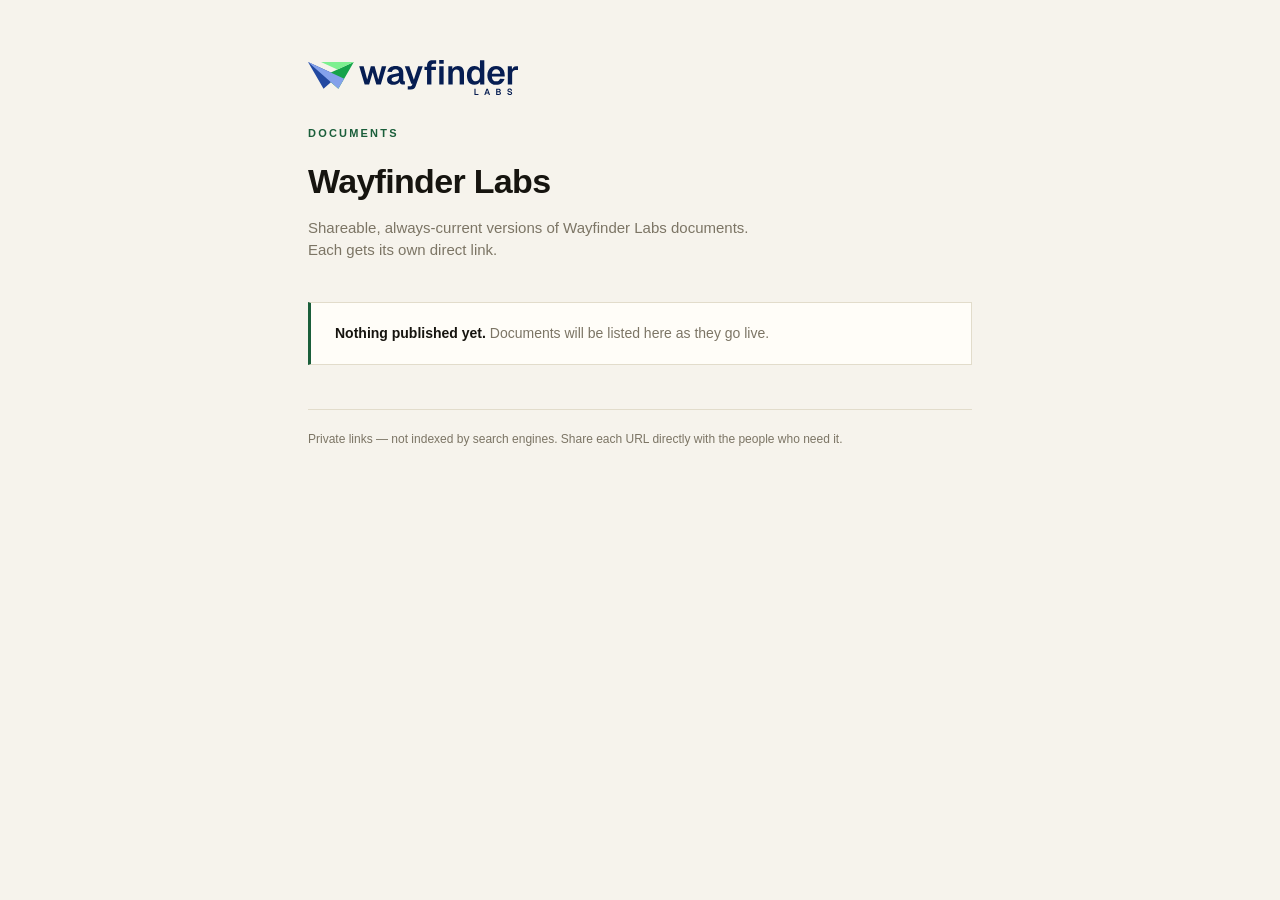
<file: index.html>
<!doctype html>
<html lang="en">
<head>
<meta charset="utf-8">
<meta name="viewport" content="width=device-width, initial-scale=1">
<meta name="robots" content="noindex, nofollow">
<title>Wayfinder Labs — Documents</title>
<style>
  :root{ --ink:#16140f; --paper:#f6f3ec; --card:#fffdf8; --line:#e2dccb; --muted:#7c7565; --green:#1a5e3a; --green-deep:#14492d; }
  *{ box-sizing:border-box; }
  body{ margin:0; background:var(--paper); color:var(--ink);
    font-family:"Inter",-apple-system,BlinkMacSystemFont,"Segoe UI",Roboto,Helvetica,Arial,sans-serif;
    line-height:1.5; -webkit-font-smoothing:antialiased; }
  .wrap{ max-width:720px; margin:0 auto; padding:60px 28px 80px; }
  .wf-logo{ width:210px; height:auto; display:block; margin-bottom:30px; }
  .kicker{ font-size:11px; font-weight:700; letter-spacing:0.2em; text-transform:uppercase; color:var(--green); margin-bottom:14px; }
  h1{ font-size:34px; font-weight:600; letter-spacing:-0.02em; margin:0 0 10px; }
  .lead{ font-size:15px; color:var(--muted); max-width:56ch; margin:0 0 40px; }
  .empty{ background:var(--card); border:1px solid var(--line); border-left:3px solid var(--green); padding:20px 24px; font-size:14px; color:var(--muted); }
  .empty b{ color:var(--ink); }
  .foot{ margin-top:44px; padding-top:20px; border-top:1px solid var(--line); font-size:12px; color:var(--muted); }
</style>
</head>
<body>
  <div class="wrap">
    <svg class="wf-logo" xmlns="http://www.w3.org/2000/svg" xml:space="preserve" version="1.1" style="shape-rendering:geometricPrecision; text-rendering:geometricPrecision; image-rendering:optimizeQuality; fill-rule:evenodd; clip-rule:evenodd"
viewBox="0 0 387.25 64.58"
 xmlns:xlink="http://www.w3.org/1999/xlink"
 xmlns:xodm="http://www.corel.com/coreldraw/odm/2003">
 <defs>
  <style type="text/css">
   <![CDATA[
    .fil1 {fill:#16A34A}
    .fil2 {fill:#2349A1}
    .fil4 {fill:#7DF090}
    .fil3 {fill:#84A1EB}
    .fil0 {fill:#061D52;fill-rule:nonzero}
   ]]>
  </style>
 </defs>
 <g id="Layer_x0020_1">
  <metadata id="CorelCorpID_0Corel-Layer"/>
  <g id="_1779365913520">
   <g>
    <path class="fil0" d="M104.48 45.04l-10.08 -33.45 8.21 0 6.51 24.36 6.7 -24.36 7.02 0 6.76 24.36 6.52 -24.36 8.2 0 -10.08 33.45 -8.27 0 -6.64 -22.43 -6.58 22.43 -8.27 0zm52.95 0.75c-3.51,0 -6.33,-0.81 -8.46,-2.41 -2.13,-1.61 -3.19,-3.86 -3.19,-6.74 0,-2.88 0.89,-5.13 2.69,-6.76 1.79,-1.63 4.53,-2.8 8.2,-3.51l11.09 -2.19c0,-2.38 -0.54,-4.17 -1.63,-5.36 -1.08,-1.19 -2.69,-1.78 -4.82,-1.78 -1.92,0 -3.44,0.45 -4.54,1.34 -1.11,0.9 -1.87,2.19 -2.29,3.86l-8.14 -0.38c0.67,-3.55 2.3,-6.27 4.88,-8.17 2.59,-1.9 5.95,-2.85 10.09,-2.85 4.76,0 8.36,1.2 10.8,3.6 2.45,2.4 3.67,5.83 3.67,10.3l0 12.15c0,0.88 0.15,1.48 0.47,1.82 0.31,0.33 0.78,0.5 1.41,0.5l1.06 0 0 5.83c-0.25,0.08 -0.66,0.14 -1.22,0.18 -0.56,0.04 -1.14,0.07 -1.72,0.07 -1.38,0 -2.61,-0.22 -3.7,-0.66 -1.08,-0.44 -1.92,-1.21 -2.5,-2.32 -0.59,-1.11 -0.88,-2.62 -0.88,-4.54l0.69 0.5c-0.33,1.46 -1.06,2.77 -2.16,3.92 -1.11,1.14 -2.5,2.03 -4.17,2.66 -1.67,0.62 -3.55,0.94 -5.63,0.94zm1.62 -5.83c1.8,0 3.34,-0.35 4.64,-1.06 1.29,-0.71 2.3,-1.69 3.01,-2.95 0.71,-1.25 1.06,-2.73 1.06,-4.44l0 -1.88 -8.64 1.75c-1.8,0.38 -3.08,0.93 -3.86,1.66 -0.77,0.73 -1.15,1.68 -1.15,2.85 0,1.29 0.42,2.3 1.28,3.01 0.86,0.71 2.08,1.06 3.66,1.06zm24.88 14.47l0 -6.2 4.26 0c1.09,0 1.89,-0.17 2.41,-0.5 0.53,-0.34 0.93,-0.9 1.23,-1.69l0.94 -2.32 -2.32 0 -11.97 -32.13 8.34 0 8.39 24.61 8.02 -24.61 8.33 0 -13.09 36.95c-0.76,2.09 -1.81,3.59 -3.17,4.51 -1.35,0.92 -3.24,1.38 -5.67,1.38l-5.7 0zm35.59 -9.39l0 -34.77c0,-3 0.85,-5.37 2.54,-7.11 1.69,-1.73 4.29,-2.6 7.8,-2.6l6.51 0 0 6.2 -5.01 0c-1.29,0 -2.24,0.34 -2.85,1.01 -0.6,0.66 -0.91,1.65 -0.91,2.94l0 34.33 -8.08 0zm-4.76 -26.37l0 -6.21 21.17 0 0 6.21 -21.17 0zm27.31 26.37l0 -33.45 8.02 0 0 33.45 -8.02 0zm-0.12 -37.9l0 -7.14 8.33 0 0 7.14 -8.33 0zm16.86 37.9l0 -33.45 7.27 0 0.31 9.39 -0.94 -0.37c0.33,-2.34 1.02,-4.22 2.07,-5.64 1.04,-1.42 2.31,-2.46 3.82,-3.13 1.5,-0.67 3.15,-1 4.95,-1 2.46,0 4.54,0.54 6.23,1.62 1.69,1.09 2.97,2.58 3.85,4.48 0.88,1.9 1.31,4.11 1.31,6.61l0 21.49 -8.01 0 0 -18.92c0,-1.88 -0.19,-3.47 -0.57,-4.76 -0.37,-1.3 -0.99,-2.29 -1.84,-2.98 -0.86,-0.68 -2,-1.03 -3.42,-1.03 -2.13,0 -3.83,0.75 -5.1,2.26 -1.28,1.5 -1.91,3.67 -1.91,6.51l0 18.92 -8.02 0zm48.12 0.75c-2.84,0 -5.3,-0.71 -7.36,-2.13 -2.07,-1.42 -3.67,-3.45 -4.79,-6.08 -1.13,-2.63 -1.7,-5.72 -1.7,-9.27 0,-3.55 0.57,-6.64 1.7,-9.27 1.12,-2.63 2.73,-4.65 4.82,-6.07 2.09,-1.42 4.53,-2.13 7.33,-2.13 2.34,0 4.39,0.48 6.17,1.44 1.77,0.96 3.12,2.31 4.04,4.07l0 -15.79 8.01 0 0 44.48 -7.64 0 -0.19 -4.95c-0.91,1.79 -2.29,3.19 -4.13,4.19 -1.84,1.01 -3.92,1.51 -6.26,1.51zm2.44 -6.52c1.67,0 3.08,-0.41 4.23,-1.25 1.15,-0.84 2.02,-2.08 2.63,-3.73 0.6,-1.65 0.91,-3.64 0.91,-5.98 0,-2.38 -0.31,-4.38 -0.91,-6.01 -0.61,-1.63 -1.48,-2.86 -2.63,-3.7 -1.15,-0.83 -2.56,-1.25 -4.23,-1.25 -2.42,0 -4.35,0.97 -5.79,2.91 -1.44,1.94 -2.16,4.63 -2.16,8.05 0,3.34 0.72,6 2.16,7.99 1.44,1.98 3.37,2.97 5.79,2.97zm37.78 6.52c-3.34,0 -6.24,-0.72 -8.7,-2.16 -2.47,-1.44 -4.37,-3.48 -5.7,-6.11 -1.34,-2.63 -2.01,-5.7 -2.01,-9.21 0,-3.51 0.67,-6.56 2.01,-9.17 1.33,-2.61 3.22,-4.65 5.67,-6.11 2.44,-1.46 5.29,-2.19 8.54,-2.19 3.18,0 5.97,0.71 8.37,2.13 2.4,1.42 4.25,3.46 5.54,6.13 1.29,2.68 1.94,5.89 1.94,9.65l0 1.82 -23.74 0c0.17,2.92 0.97,5.12 2.41,6.6 1.44,1.49 3.35,2.23 5.73,2.23 1.8,0 3.29,-0.41 4.48,-1.22 1.19,-0.82 2.02,-1.96 2.48,-3.42l8.2 0.5c-0.92,3.26 -2.72,5.83 -5.42,7.71 -2.69,1.88 -5.96,2.82 -9.8,2.82zm-8.08 -20.61l15.47 0c-0.16,-2.71 -0.94,-4.73 -2.31,-6.04 -1.38,-1.32 -3.14,-1.98 -5.27,-1.98 -2.13,0 -3.89,0.69 -5.29,2.07 -1.4,1.38 -2.26,3.36 -2.6,5.95zm29.39 19.86l0 -33.45 7.52 0 0.31 9.27 -0.69 -0.13c0.5,-3.21 1.45,-5.54 2.85,-6.98 1.4,-1.44 3.31,-2.16 5.73,-2.16l3.07 0 0 6.89 -3.13 0c-1.71,0 -3.13,0.25 -4.26,0.75 -1.13,0.5 -1.97,1.28 -2.53,2.35 -0.57,1.06 -0.85,2.45 -0.85,4.16l0 19.3 -8.02 0z"/>
    <path class="fil0" d="M306.93 64.33l0 -11.31 2.07 0 0 10.67 -1.13 -1.16 6.5 0 0 1.8 -7.44 0zm18.11 0l4.07 -11.31 2.54 0 4.07 11.31 -2.16 0 -0.94 -2.68 -4.48 0 -0.94 2.68 -2.16 0zm3.71 -4.45l3.26 0 -1.62 -4.77 -1.64 4.77zm18.23 4.45l0 -11.31 4.24 0c1.38,0 2.43,0.24 3.15,0.73 0.71,0.49 1.07,1.26 1.07,2.33 0,0.47 -0.1,0.89 -0.29,1.25 -0.2,0.35 -0.49,0.63 -0.86,0.83 -0.38,0.2 -0.84,0.32 -1.37,0.34l-0.01 -0.03c0.96,0.03 1.71,0.29 2.23,0.78 0.52,0.5 0.78,1.15 0.78,1.97 0,1.04 -0.36,1.82 -1.08,2.34 -0.71,0.51 -1.73,0.77 -3.05,0.77l-4.81 0zm2.07 -1.75l2.65 0c0.64,0 1.16,-0.14 1.53,-0.4 0.38,-0.27 0.57,-0.66 0.57,-1.18 0,-0.52 -0.19,-0.92 -0.56,-1.2 -0.37,-0.27 -0.88,-0.41 -1.54,-0.41l-2.65 0 0 3.19zm0 -4.82l2.11 0c0.68,0 1.21,-0.12 1.59,-0.38 0.38,-0.25 0.57,-0.62 0.57,-1.11 0,-0.51 -0.18,-0.89 -0.56,-1.13 -0.37,-0.25 -0.9,-0.37 -1.6,-0.37l-2.11 0 0 2.99zm23.18 6.82c-0.94,0 -1.74,-0.16 -2.42,-0.49 -0.68,-0.33 -1.22,-0.79 -1.6,-1.38 -0.39,-0.59 -0.62,-1.28 -0.68,-2.06l2.1 -0.13c0.06,0.49 0.2,0.9 0.42,1.24 0.22,0.34 0.51,0.6 0.88,0.78 0.36,0.17 0.81,0.26 1.33,0.26 0.44,0 0.82,-0.06 1.14,-0.17 0.31,-0.11 0.55,-0.27 0.71,-0.49 0.17,-0.22 0.25,-0.49 0.25,-0.81 0,-0.28 -0.07,-0.54 -0.21,-0.77 -0.13,-0.23 -0.4,-0.43 -0.79,-0.62 -0.39,-0.19 -0.98,-0.37 -1.75,-0.55 -0.94,-0.21 -1.69,-0.45 -2.25,-0.73 -0.56,-0.27 -0.97,-0.61 -1.23,-1.01 -0.25,-0.41 -0.38,-0.93 -0.38,-1.54 0,-0.66 0.17,-1.24 0.49,-1.75 0.33,-0.5 0.8,-0.89 1.41,-1.17 0.6,-0.29 1.33,-0.43 2.18,-0.43 0.9,0 1.67,0.17 2.29,0.49 0.63,0.32 1.12,0.77 1.48,1.33 0.36,0.56 0.59,1.21 0.67,1.94l-2.08 0.1c-0.06,-0.42 -0.18,-0.78 -0.38,-1.09 -0.19,-0.3 -0.46,-0.54 -0.79,-0.72 -0.34,-0.18 -0.75,-0.26 -1.22,-0.26 -0.6,0 -1.07,0.13 -1.41,0.4 -0.35,0.27 -0.52,0.63 -0.52,1.08 0,0.31 0.07,0.56 0.21,0.76 0.15,0.21 0.41,0.38 0.78,0.52 0.37,0.14 0.89,0.3 1.56,0.45 1.01,0.22 1.81,0.49 2.4,0.82 0.6,0.33 1.02,0.71 1.28,1.14 0.25,0.44 0.38,0.94 0.38,1.5 0,0.69 -0.18,1.29 -0.53,1.79 -0.35,0.51 -0.84,0.9 -1.48,1.17 -0.63,0.27 -1.38,0.4 -2.24,0.4z"/>
   </g>
   <g>
    <polygon class="fil1" points="71.75,25.62 84.47,3.57 54.24,17.53 42.24,23.07 42.24,40.96 55.91,53.05 "/>
    <polygon class="fil2" points="28.57,53.05 42.24,40.96 42.24,31.37 42.24,23.07 0,3.57 11.26,23.07 26.75,49.9 "/>
    <polygon class="fil3" points="66.7,34.36 54.86,28.9 0,3.57 55.91,53.05 "/>
    <polygon class="fil4" points="54.24,17.53 84.47,3.57 24,3.57 "/>
   </g>
  </g>
 </g>
</svg>
    <div class="kicker">Documents</div>
    <h1>Wayfinder Labs</h1>
    <p class="lead">Shareable, always-current versions of Wayfinder Labs documents. Each gets its own direct link.</p>
    <div class="empty"><b>Nothing published yet.</b> Documents will be listed here as they go live.</div>
    <div class="foot">Private links &mdash; not indexed by search engines. Share each URL directly with the people who need it.</div>
  </div>
</body>
</html>
</file>
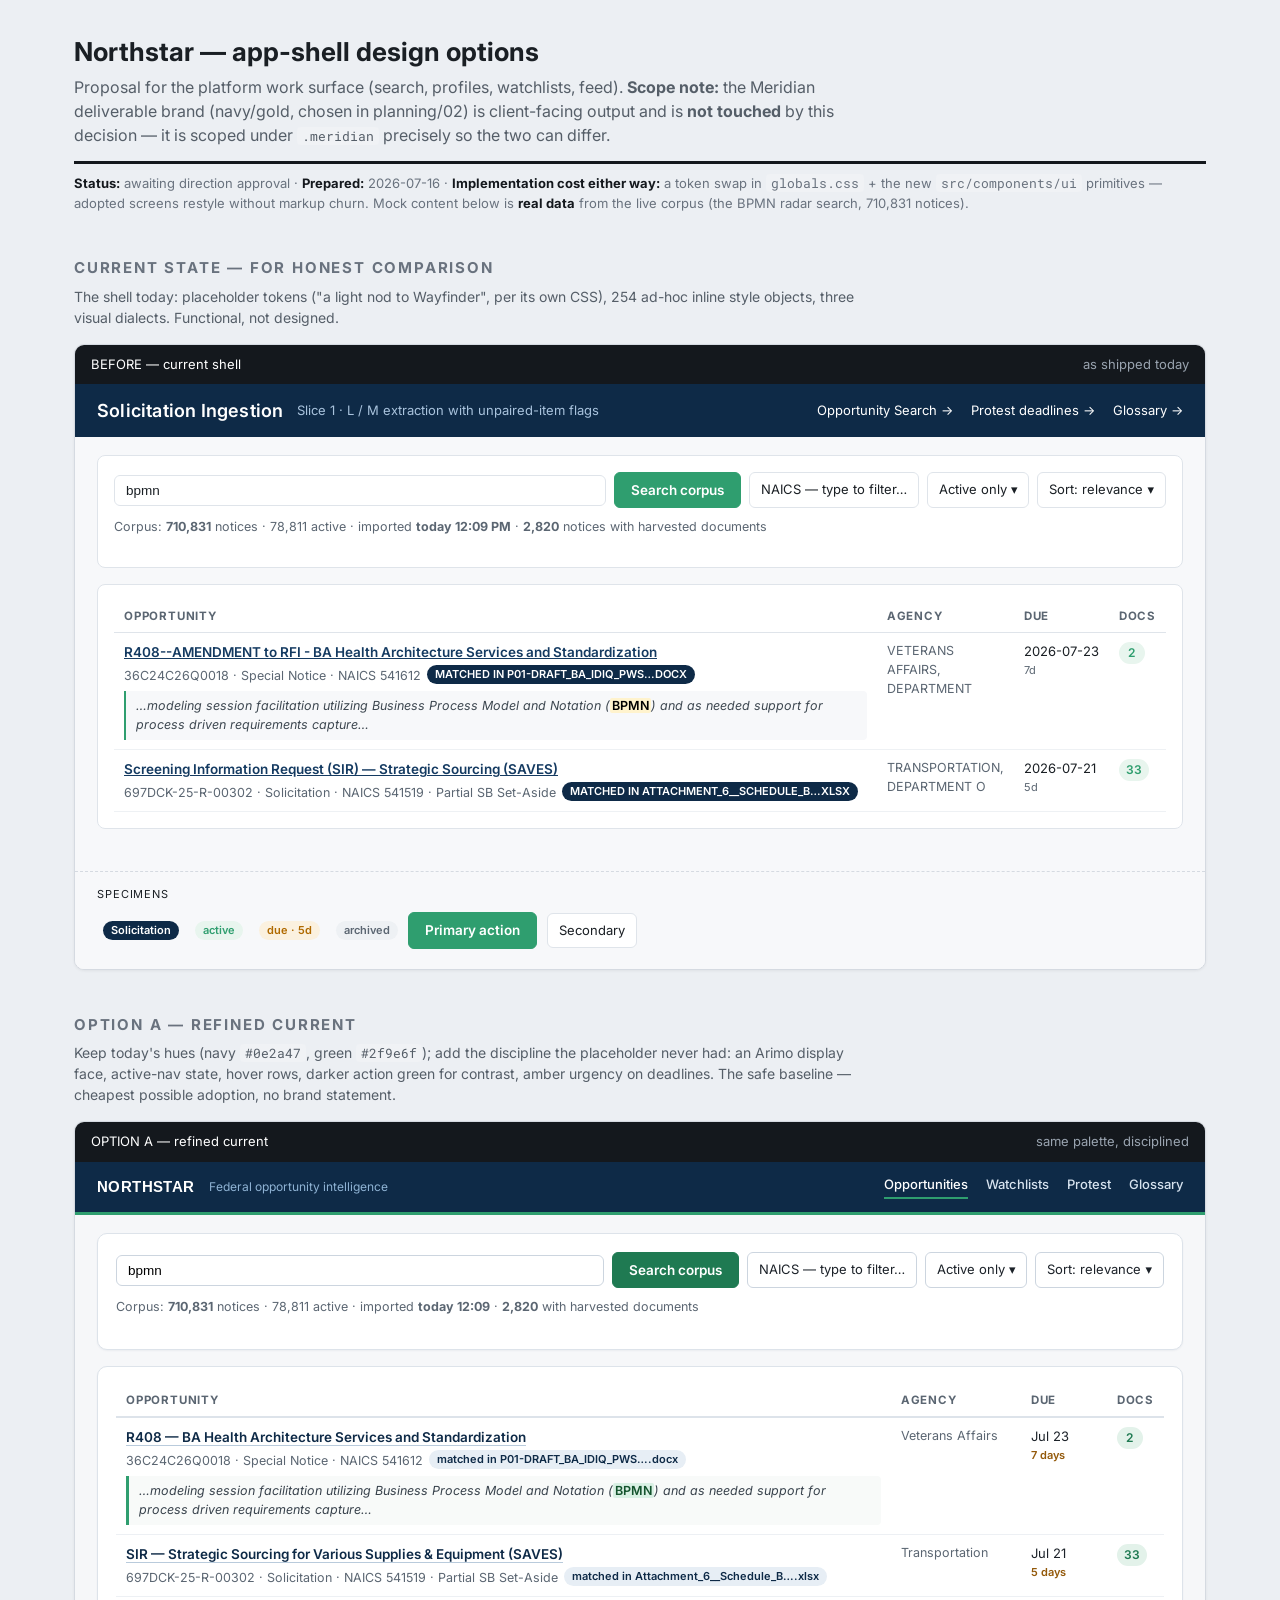
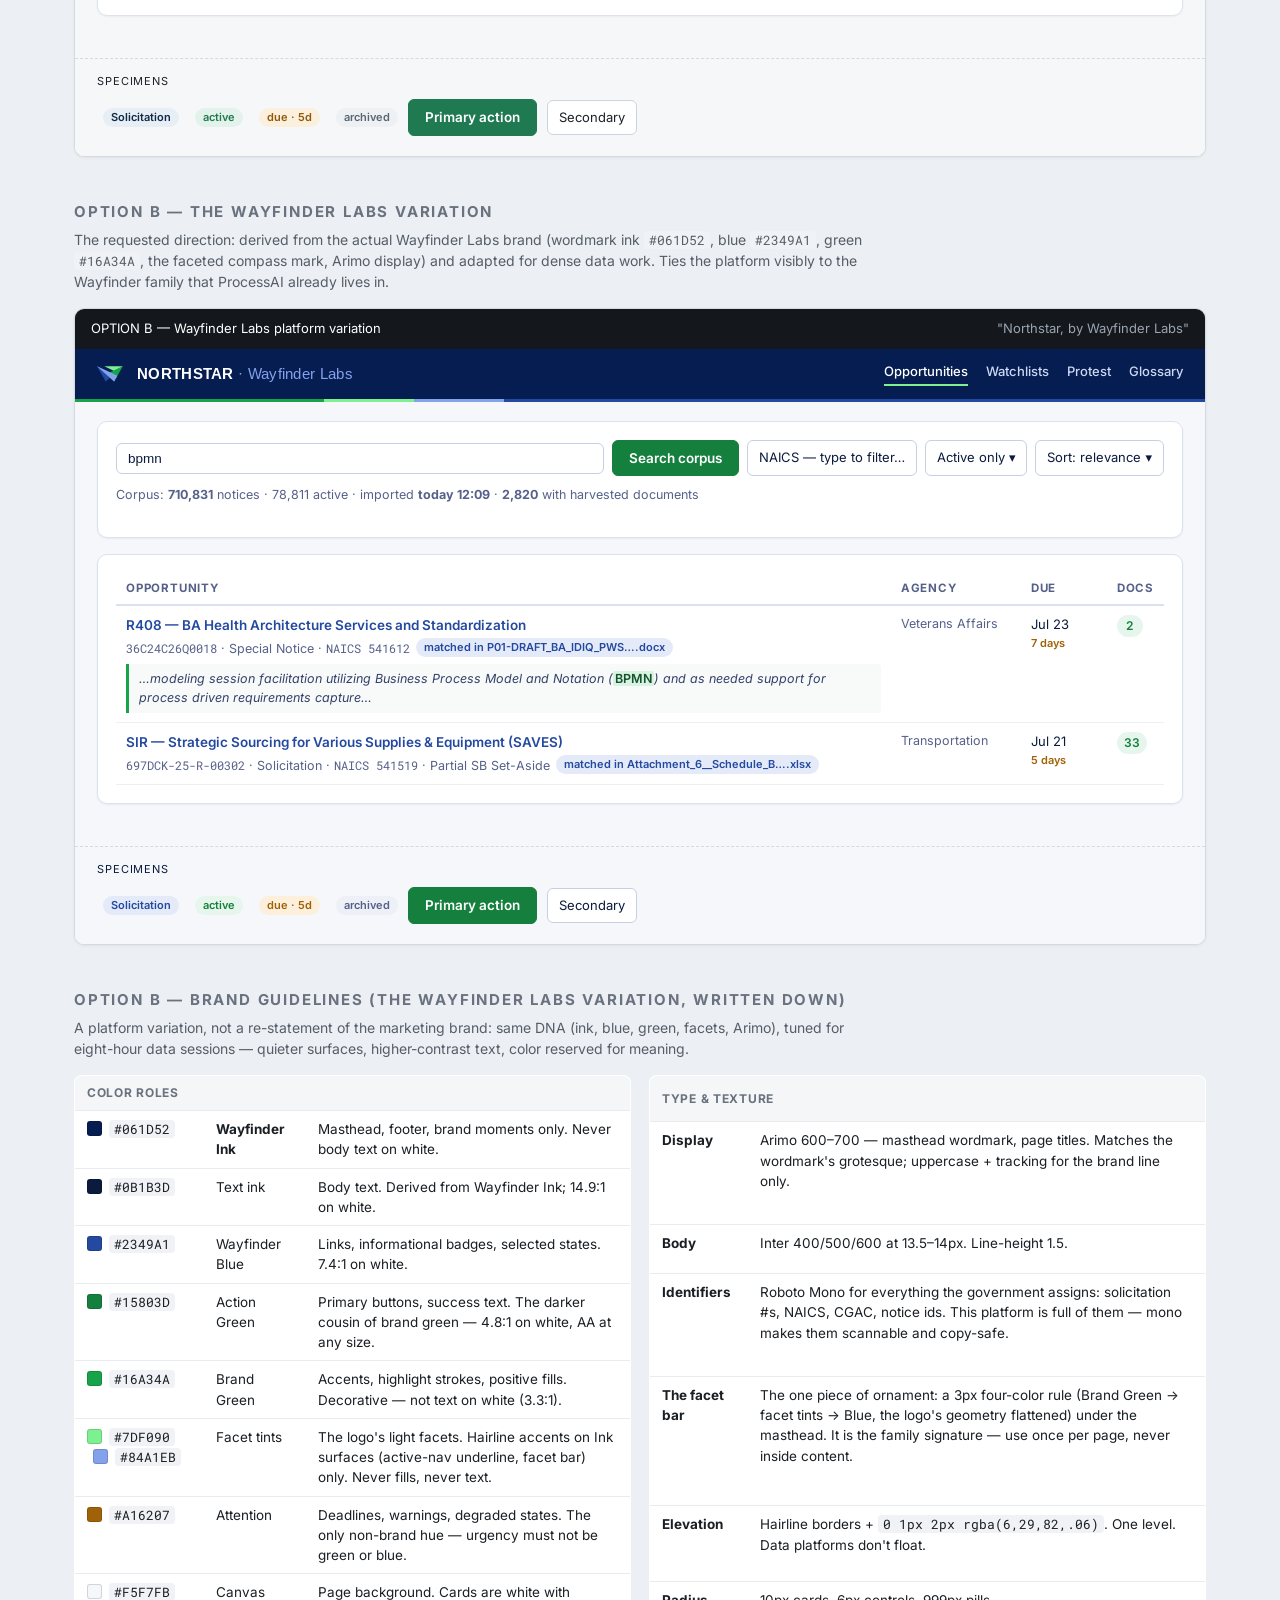
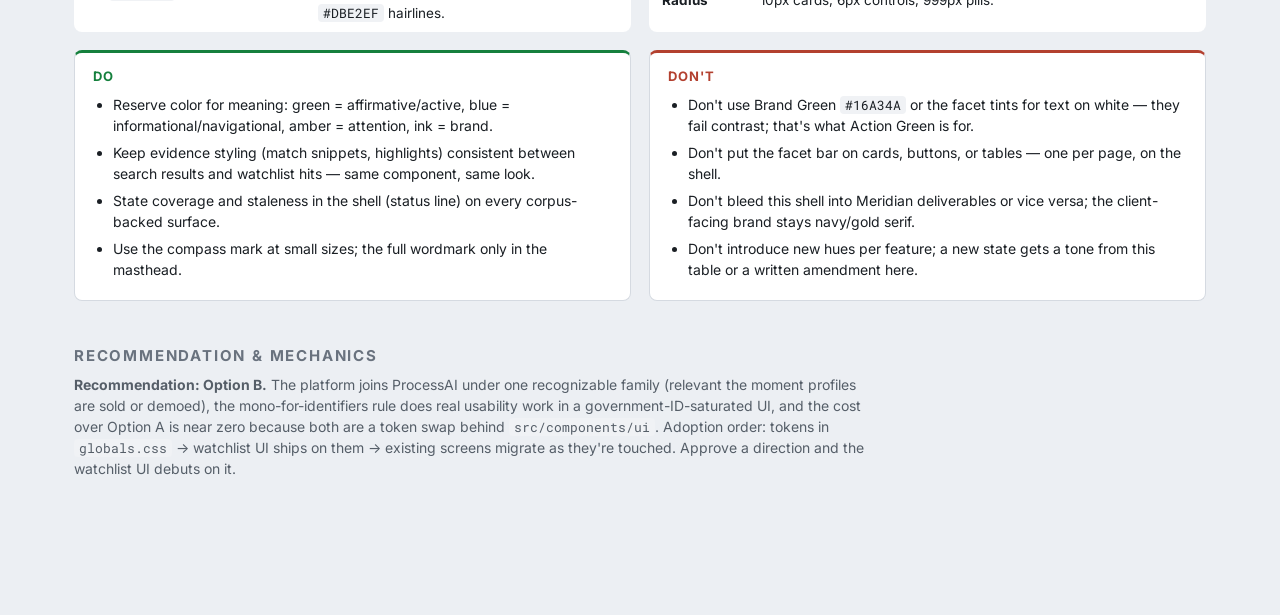
<file: northstar-app-shell/index.html>
<!DOCTYPE html>
<html lang="en">
<head>
<meta charset="utf-8">
<title>Northstar — App-shell design options (incl. Wayfinder Labs variation)</title>
<meta name="viewport" content="width=device-width, initial-scale=1">
<link rel="preconnect" href="https://fonts.googleapis.com">
<link href="https://fonts.googleapis.com/css2?family=Inter:wght@400;500;600;700&family=Arimo:wght@500;600;700&family=Roboto+Mono:wght@400;500&display=swap" rel="stylesheet">
<style>
  /* ============ doc chrome (not part of any option) ============ */
  * { box-sizing: border-box; }
  body { margin: 0; font-family: Inter, system-ui, sans-serif; background: #eceff3; color: #1a1f24; line-height: 1.5; }
  .wrap { max-width: 1180px; margin: 0 auto; padding: 32px 24px 120px; }
  .doc-h { border-bottom: 3px solid #14181d; padding-bottom: 14px; margin-bottom: 8px; }
  .doc-h h1 { margin: 0 0 4px; font-size: 26px; }
  .doc-h p { margin: 0; color: #555e68; max-width: 78ch; }
  .meta { font-size: 13px; color: #69727e; margin: 10px 0 26px; }
  .meta b { color: #14181d; }
  h2.sec { font-size: 15px; text-transform: uppercase; letter-spacing: 0.12em; color: #69727e; margin: 44px 0 6px; }
  .secnote { font-size: 14px; color: #555e68; margin: 0 0 16px; max-width: 88ch; }
  .frame { border: 1px solid #d5dae1; border-radius: 10px; overflow: hidden; background: #fff; box-shadow: 0 1px 3px rgba(0,0,0,.06); margin-bottom: 28px; }
  .frame-label { display: flex; justify-content: space-between; align-items: baseline; padding: 10px 16px; background: #14181d; color: #fff; font-size: 13px; }
  .frame-label .tag { color: #9aa4b0; }
  .spec-grid { display: grid; grid-template-columns: repeat(auto-fit, minmax(320px, 1fr)); gap: 18px; }
  table.spec { width: 100%; border-collapse: collapse; font-size: 13.5px; background: #fff; border: 1px solid #d5dae1; border-radius: 8px; overflow: hidden; }
  table.spec th { text-align: left; background: #f4f6f8; padding: 8px 12px; font-size: 12px; text-transform: uppercase; letter-spacing: .06em; color: #69727e; }
  table.spec td { padding: 8px 12px; border-top: 1px solid #e8ebef; vertical-align: top; }
  .sw { display: inline-block; width: 15px; height: 15px; border-radius: 3px; vertical-align: -2px; margin-right: 7px; border: 1px solid rgba(0,0,0,.14); }
  code { font-family: "Roboto Mono", monospace; font-size: 12.5px; background: #f0f2f5; padding: 1px 5px; border-radius: 4px; }
  .dd { display: grid; grid-template-columns: 1fr 1fr; gap: 18px; }
  .do, .dont { background: #fff; border: 1px solid #d5dae1; border-radius: 8px; padding: 14px 18px; font-size: 14px; }
  .do { border-top: 3px solid #15803D; } .dont { border-top: 3px solid #b3402f; }
  .do h4, .dont h4 { margin: 0 0 8px; font-size: 13px; text-transform: uppercase; letter-spacing: .08em; }
  .do h4 { color: #15803D; } .dont h4 { color: #b3402f; }
  ul { margin: 0; padding-left: 20px; } li { margin-bottom: 6px; }

  /* ============ shared mockup structure ============ */
  .mock { font-family: Inter, system-ui, sans-serif; }
  .mock .mast { display: flex; align-items: center; gap: 14px; padding: 13px 22px; }
  .mock .mast .word { font-weight: 700; font-size: 16px; letter-spacing: .2px; }
  .mock .mast nav { display: flex; gap: 18px; margin-left: auto; font-size: 13px; }
  .mock .body { padding: 18px 22px 26px; }
  .mock .filters { display: flex; gap: 8px; flex-wrap: wrap; align-items: center; margin-bottom: 6px; }
  .mock .inp { border-radius: 6px; padding: 7px 11px; font-size: 13.5px; flex: 1 1 280px; }
  .mock .ctl { border-radius: 6px; padding: 7px 11px; font-size: 13px; white-space: nowrap; }
  .mock .go { border-radius: 6px; padding: 7px 16px; font-size: 13.5px; font-weight: 600; }
  .mock .statusline { font-size: 12.5px; margin: 10px 0 14px; }
  .mock table.res { width: 100%; border-collapse: collapse; font-size: 13.5px; }
  .mock table.res th { text-align: left; font-size: 11.5px; text-transform: uppercase; letter-spacing: .07em; padding: 7px 10px; }
  .mock table.res td { padding: 9px 10px; vertical-align: top; }
  .mock .t { font-weight: 600; }
  .mock .sub { font-size: 12.5px; margin-top: 2px; }
  .mock .b { display: inline-block; font-size: 11px; font-weight: 600; padding: 1.5px 8px; border-radius: 999px; margin-left: 6px; vertical-align: 1px; }
  .mock .snip { font-size: 12.5px; font-style: italic; padding: 6px 10px; margin-top: 6px; border-radius: 0 4px 4px 0; }
  .mock .snip mark { font-style: normal; font-weight: 600; padding: 0 2px; border-radius: 2px; }
  .mock .due { font-size: 13px; white-space: nowrap; } .mock .due .d { display: block; font-size: 11px; }
  .mock .docsn { display: inline-block; min-width: 26px; text-align: center; font-size: 12px; font-weight: 600; border-radius: 999px; padding: 2px 7px; }
  .mock .spec-row { display: flex; gap: 10px; align-items: center; flex-wrap: wrap; padding: 14px 22px 20px; border-top: 1px dashed #d5dae1; }
  .mock .spec-row .lbl { font-size: 11px; text-transform: uppercase; letter-spacing: .08em; width: 100%; }

  /* ============ BEFORE — the current shell, faithfully ============ */
  .before .mock { background: #f7f8fa; color: #1a1f24; }
  .before .mast { background: #0e2a47; color: #fff; }
  .before .mast .word { font-size: 18px; font-weight: 600; }
  .before .mast .tag { color: #a9c3dd; font-size: 13px; }
  .before .mast nav a { color: #fff; text-decoration: none; }
  .before .panel { background: #fff; border: 1px solid #dfe4ea; border-radius: 8px; padding: 16px; margin-bottom: 16px; }
  .before .inp, .before .ctl { border: 1px solid #dfe4ea; background: #fff; color: #1a1f24; }
  .before .go { background: #2f9e6f; border: 1px solid #2f9e6f; color: #fff; }
  .before .statusline { color: #5b6672; }
  .before table.res th { color: #5b6672; border-bottom: 1px solid #dfe4ea; }
  .before table.res td { border-bottom: 1px solid #eef1f4; }
  .before .t a { color: #143a61; }
  .before .sub { color: #5b6672; }
  .before .b.navy { background: #0e2a47; color: #fff; } .before .b.green { background: #e8f5ee; color: #2f9e6f; }
  .before .b.amber { background: #fbf1df; color: #b06a00; } .before .b.gray { background: #eef1f4; color: #5b6672; }
  .before .snip { background: #f7f8fa; border-left: 2px solid #2f9e6f; color: #3d4750; }
  .before .snip mark { background: #fff3cd; }
  .before .docsn { background: #e8f5ee; color: #2f9e6f; }
  .before .due .d { color: #5b6672; }

  /* ============ OPTION A — "Refined current": same hues, disciplined ============ */
  .optA .mock { background: #f6f7f9; color: #1c2229; }
  .optA .mast { background: #0e2a47; color: #fff; border-bottom: 3px solid #2f9e6f; }
  .optA .mast .word { font-family: Arimo, Arial, sans-serif; font-size: 15px; letter-spacing: .4px; text-transform: uppercase; }
  .optA .mast .tag { color: #8fb3d4; font-size: 12px; }
  .optA .mast nav a { color: #d7e3ef; text-decoration: none; font-weight: 500; }
  .optA .mast nav a.on { color: #fff; border-bottom: 2px solid #2f9e6f; padding-bottom: 3px; }
  .optA .panel { background: #fff; border: 1px solid #dde3ea; border-radius: 10px; padding: 18px; margin-bottom: 16px; box-shadow: 0 1px 2px rgba(14,42,71,.05); }
  .optA .inp, .optA .ctl { border: 1px solid #ccd5df; background: #fff; }
  .optA .inp:focus { outline: 2px solid #2f9e6f33; }
  .optA .go { background: #1f7a52; border: 1px solid #1f7a52; color: #fff; }
  .optA .statusline { color: #5b6672; }
  .optA table.res th { color: #5b6672; border-bottom: 2px solid #dde3ea; }
  .optA table.res td { border-bottom: 1px solid #edf0f4; }
  .optA table.res tr:hover td { background: #f6faf8; }
  .optA .t a { color: #0e2a47; text-decoration: none; border-bottom: 1px solid #b9cbdc; }
  .optA .sub { color: #5b6672; }
  .optA .b.navy { background: #e7eef5; color: #0e2a47; } .optA .b.green { background: #e3f2ea; color: #1f7a52; }
  .optA .b.amber { background: #faf0dd; color: #93590a; } .optA .b.gray { background: #eef1f4; color: #5b6672; }
  .optA .snip { background: #f8faf9; border-left: 3px solid #2f9e6f; color: #38424c; }
  .optA .snip mark { background: #d9f0e4; color: #14532d; }
  .optA .docsn { background: #e3f2ea; color: #1f7a52; }
  .optA .due .d { color: #93590a; font-weight: 600; }

  /* ============ OPTION B — Wayfinder Labs platform variation ============ */
  .optB .mock { background: #F5F7FB; color: #0B1B3D; }
  .optB .mast { background: #061D52; color: #fff; position: relative; }
  .optB .mast::after { /* the facet bar — the logo's arrow geometry as a 4-color rule */
    content: ""; position: absolute; left: 0; right: 0; bottom: -3px; height: 3px;
    background: linear-gradient(90deg, #16A34A 0 22%, #7DF090 22% 30%, #84A1EB 30% 38%, #2349A1 38% 100%);
  }
  .optB .mast .mark { width: 26px; height: 20px; flex: none; }
  .optB .mast .word { font-family: Arimo, Arial, sans-serif; font-weight: 700; font-size: 15px; letter-spacing: .3px; }
  .optB .mast .word .labs { color: #84A1EB; font-weight: 500; }
  .optB .mast .tag { color: #8fa3d9; font-size: 12px; }
  .optB .mast nav a { color: #cdd8f2; text-decoration: none; font-weight: 500; }
  .optB .mast nav a.on { color: #fff; border-bottom: 2px solid #7DF090; padding-bottom: 3px; }
  .optB .panel { background: #fff; border: 1px solid #DBE2EF; border-radius: 10px; padding: 18px; margin-bottom: 16px; box-shadow: 0 1px 2px rgba(6,29,82,.06); }
  .optB .inp, .optB .ctl { border: 1px solid #C6D0E2; background: #fff; color: #0B1B3D; }
  .optB .go { background: #15803D; border: 1px solid #15803D; color: #fff; }
  .optB .statusline { color: #56618a; }
  .optB table.res th { color: #56618a; border-bottom: 2px solid #DBE2EF; }
  .optB table.res td { border-bottom: 1px solid #EBEFF6; }
  .optB table.res tr:hover td { background: #f2f7f4; }
  .optB .t a { color: #2349A1; text-decoration: none; }
  .optB .t a:hover { text-decoration: underline; }
  .optB .sub { color: #56618a; }
  .optB .mono, .optB .sub .id { font-family: "Roboto Mono", monospace; font-size: 12px; }
  .optB .b.navy { background: #E4EAF8; color: #2349A1; } .optB .b.green { background: #E7F6ED; color: #15803D; }
  .optB .b.amber { background: #FCF0DC; color: #A16207; } .optB .b.gray { background: #EDF0F6; color: #56618a; }
  .optB .snip { background: #F7FAF8; border-left: 3px solid #16A34A; color: #33406b; }
  .optB .snip mark { background: #D8F3E2; color: #14532D; }
  .optB .docsn { background: #E7F6ED; color: #15803D; }
  .optB .due .d { color: #A16207; font-weight: 600; }
</style>
</head>
<body>
<div class="wrap">

  <div class="doc-h">
    <h1>Northstar — app-shell design options</h1>
    <p>Proposal for the platform work surface (search, profiles, watchlists, feed). <b>Scope note:</b> the
    Meridian deliverable brand (navy/gold, chosen in planning/02) is client-facing output and is <b>not touched</b>
    by this decision — it is scoped under <code>.meridian</code> precisely so the two can differ.</p>
  </div>
  <p class="meta"><b>Status:</b> awaiting direction approval · <b>Prepared:</b> 2026-07-16 ·
  <b>Implementation cost either way:</b> a token swap in <code>globals.css</code> + the new <code>src/components/ui</code>
  primitives — adopted screens restyle without markup churn. Mock content below is <b>real data</b> from the live corpus
  (the BPMN radar search, 710,831 notices).</p>

  <h2 class="sec">Current state — for honest comparison</h2>
  <p class="secnote">The shell today: placeholder tokens ("a light nod to Wayfinder", per its own CSS), 254 ad-hoc inline
  style objects, three visual dialects. Functional, not designed.</p>
  <div class="frame before" id="before">
    <div class="frame-label"><span>BEFORE — current shell</span><span class="tag">as shipped today</span></div>
    <div class="mock">
      <div class="mast">
        <span class="word">Solicitation Ingestion</span>
        <span class="tag">Slice 1 · L / M extraction with unpaired-item flags</span>
        <nav><a href="#">Opportunity Search →</a><a href="#">Protest deadlines →</a><a href="#">Glossary →</a></nav>
      </div>
      <div class="body">
        <div class="panel">
          <div class="filters">
            <input class="inp" value="bpmn">
            <span class="go">Search corpus</span>
            <span class="ctl">NAICS — type to filter…</span>
            <span class="ctl">Active only ▾</span>
            <span class="ctl">Sort: relevance ▾</span>
          </div>
          <div class="statusline">Corpus: <b>710,831</b> notices · 78,811 active · imported <b>today 12:09 PM</b> · <b>2,820</b> notices with harvested documents</div>
        </div>
        <div class="panel">
          <table class="res">
            <tr><th>Opportunity</th><th style="width:130px">Agency</th><th style="width:86px">Due</th><th style="width:56px">Docs</th></tr>
            <tr>
              <td>
                <span class="t"><a href="#">R408--AMENDMENT to RFI - BA Health Architecture Services and Standardization</a></span>
                <div class="sub">36C24C26Q0018 · Special Notice · NAICS 541612<span class="b navy">MATCHED IN P01-DRAFT_BA_IDIQ_PWS…DOCX</span></div>
                <div class="snip">…modeling session facilitation utilizing Business Process Model and Notation (<mark>BPMN</mark>) and as needed support for process driven requirements capture…</div>
              </td>
              <td class="sub">VETERANS AFFAIRS, DEPARTMENT</td>
              <td class="due">2026-07-23 <span class="d">7d</span></td>
              <td><span class="docsn">2</span></td>
            </tr>
            <tr>
              <td>
                <span class="t"><a href="#">Screening Information Request (SIR) — Strategic Sourcing (SAVES)</a></span>
                <div class="sub">697DCK-25-R-00302 · Solicitation · NAICS 541519 · Partial SB Set-Aside<span class="b navy">MATCHED IN ATTACHMENT_6__SCHEDULE_B…XLSX</span></div>
              </td>
              <td class="sub">TRANSPORTATION, DEPARTMENT O</td>
              <td class="due">2026-07-21 <span class="d">5d</span></td>
              <td><span class="docsn">33</span></td>
            </tr>
          </table>
        </div>
      </div>
      <div class="spec-row">
        <span class="lbl">Specimens</span>
        <span class="b navy">Solicitation</span><span class="b green">active</span><span class="b amber">due · 5d</span><span class="b gray">archived</span>
        <span class="go">Primary action</span><span class="ctl">Secondary</span>
      </div>
    </div>
  </div>

  <h2 class="sec">Option A — refined current</h2>
  <p class="secnote">Keep today's hues (navy <code>#0e2a47</code>, green <code>#2f9e6f</code>); add the discipline the
  placeholder never had: an Arimo display face, active-nav state, hover rows, darker action green for contrast,
  amber urgency on deadlines. The safe baseline — cheapest possible adoption, no brand statement.</p>
  <div class="frame optA" id="option-a">
    <div class="frame-label"><span>OPTION A — refined current</span><span class="tag">same palette, disciplined</span></div>
    <div class="mock">
      <div class="mast">
        <span class="word">Northstar</span>
        <span class="tag">Federal opportunity intelligence</span>
        <nav><a href="#" class="on">Opportunities</a><a href="#">Watchlists</a><a href="#">Protest</a><a href="#">Glossary</a></nav>
      </div>
      <div class="body">
        <div class="panel">
          <div class="filters">
            <input class="inp" value="bpmn">
            <span class="go">Search corpus</span>
            <span class="ctl">NAICS — type to filter…</span>
            <span class="ctl">Active only ▾</span>
            <span class="ctl">Sort: relevance ▾</span>
          </div>
          <div class="statusline">Corpus: <b>710,831</b> notices · 78,811 active · imported <b>today 12:09</b> · <b>2,820</b> with harvested documents</div>
        </div>
        <div class="panel">
          <table class="res">
            <tr><th>Opportunity</th><th style="width:130px">Agency</th><th style="width:86px">Due</th><th style="width:56px">Docs</th></tr>
            <tr>
              <td>
                <span class="t"><a href="#">R408 — BA Health Architecture Services and Standardization</a></span>
                <div class="sub">36C24C26Q0018 · Special Notice · NAICS 541612<span class="b navy">matched in P01-DRAFT_BA_IDIQ_PWS….docx</span></div>
                <div class="snip">…modeling session facilitation utilizing Business Process Model and Notation (<mark>BPMN</mark>) and as needed support for process driven requirements capture…</div>
              </td>
              <td class="sub">Veterans Affairs</td>
              <td class="due">Jul 23 <span class="d">7 days</span></td>
              <td><span class="docsn">2</span></td>
            </tr>
            <tr>
              <td>
                <span class="t"><a href="#">SIR — Strategic Sourcing for Various Supplies &amp; Equipment (SAVES)</a></span>
                <div class="sub">697DCK-25-R-00302 · Solicitation · NAICS 541519 · Partial SB Set-Aside<span class="b navy">matched in Attachment_6__Schedule_B….xlsx</span></div>
              </td>
              <td class="sub">Transportation</td>
              <td class="due">Jul 21 <span class="d">5 days</span></td>
              <td><span class="docsn">33</span></td>
            </tr>
          </table>
        </div>
      </div>
      <div class="spec-row">
        <span class="lbl">Specimens</span>
        <span class="b navy">Solicitation</span><span class="b green">active</span><span class="b amber">due · 5d</span><span class="b gray">archived</span>
        <span class="go">Primary action</span><span class="ctl">Secondary</span>
      </div>
    </div>
  </div>

  <h2 class="sec">Option B — the Wayfinder Labs variation</h2>
  <p class="secnote">The requested direction: derived from the actual Wayfinder Labs brand (wordmark ink
  <code>#061D52</code>, blue <code>#2349A1</code>, green <code>#16A34A</code>, the faceted compass mark, Arimo display) and
  adapted for dense data work. Ties the platform visibly to the Wayfinder family that ProcessAI already lives in.</p>
  <div class="frame optB" id="option-b">
    <div class="frame-label"><span>OPTION B — Wayfinder Labs platform variation</span><span class="tag">"Northstar, by Wayfinder Labs"</span></div>
    <div class="mock">
      <div class="mast">
        <svg class="mark" viewBox="0 0 85 50" aria-hidden="true">
          <polygon fill="#16A34A" points="71.75,22 84.47,0 54.24,14 42.24,19.5 42.24,37.4 55.91,49.5"/>
          <polygon fill="#2349A1" points="28.57,49.5 42.24,37.4 42.24,19.5 0,0 11.26,19.5 26.75,46.3"/>
          <polygon fill="#84A1EB" points="66.7,30.8 54.86,25.3 0,0 55.91,49.5"/>
          <polygon fill="#7DF090" points="54.24,14 84.47,0 24,0"/>
        </svg>
        <span class="word">NORTHSTAR <span class="labs">· Wayfinder Labs</span></span>
        <nav><a href="#" class="on">Opportunities</a><a href="#">Watchlists</a><a href="#">Protest</a><a href="#">Glossary</a></nav>
      </div>
      <div class="body" style="padding-top:22px">
        <div class="panel">
          <div class="filters">
            <input class="inp" value="bpmn">
            <span class="go">Search corpus</span>
            <span class="ctl">NAICS — type to filter…</span>
            <span class="ctl">Active only ▾</span>
            <span class="ctl">Sort: relevance ▾</span>
          </div>
          <div class="statusline">Corpus: <b>710,831</b> notices · 78,811 active · imported <b>today 12:09</b> · <b>2,820</b> with harvested documents</div>
        </div>
        <div class="panel">
          <table class="res">
            <tr><th>Opportunity</th><th style="width:130px">Agency</th><th style="width:86px">Due</th><th style="width:56px">Docs</th></tr>
            <tr>
              <td>
                <span class="t"><a href="#">R408 — BA Health Architecture Services and Standardization</a></span>
                <div class="sub"><span class="id">36C24C26Q0018</span> · Special Notice · <span class="id">NAICS 541612</span><span class="b navy">matched in P01-DRAFT_BA_IDIQ_PWS….docx</span></div>
                <div class="snip">…modeling session facilitation utilizing Business Process Model and Notation (<mark>BPMN</mark>) and as needed support for process driven requirements capture…</div>
              </td>
              <td class="sub">Veterans Affairs</td>
              <td class="due">Jul 23 <span class="d">7 days</span></td>
              <td><span class="docsn">2</span></td>
            </tr>
            <tr>
              <td>
                <span class="t"><a href="#">SIR — Strategic Sourcing for Various Supplies &amp; Equipment (SAVES)</a></span>
                <div class="sub"><span class="id">697DCK-25-R-00302</span> · Solicitation · <span class="id">NAICS 541519</span> · Partial SB Set-Aside<span class="b navy">matched in Attachment_6__Schedule_B….xlsx</span></div>
              </td>
              <td class="sub">Transportation</td>
              <td class="due">Jul 21 <span class="d">5 days</span></td>
              <td><span class="docsn">33</span></td>
            </tr>
          </table>
        </div>
      </div>
      <div class="spec-row">
        <span class="lbl">Specimens</span>
        <span class="b navy">Solicitation</span><span class="b green">active</span><span class="b amber">due · 5d</span><span class="b gray">archived</span>
        <span class="go">Primary action</span><span class="ctl">Secondary</span>
      </div>
    </div>
  </div>

  <h2 class="sec" id="guidelines">Option B — brand guidelines (the Wayfinder Labs variation, written down)</h2>
  <p class="secnote">A platform variation, not a re-statement of the marketing brand: same DNA (ink, blue, green, facets,
  Arimo), tuned for eight-hour data sessions — quieter surfaces, higher-contrast text, color reserved for meaning.</p>

  <div class="spec-grid">
    <table class="spec">
      <tr><th colspan="3">Color roles</th></tr>
      <tr><td><span class="sw" style="background:#061D52"></span><code>#061D52</code></td><td><b>Wayfinder Ink</b></td><td>Masthead, footer, brand moments only. Never body text on white.</td></tr>
      <tr><td><span class="sw" style="background:#0B1B3D"></span><code>#0B1B3D</code></td><td>Text ink</td><td>Body text. Derived from Wayfinder Ink; 14.9:1 on white.</td></tr>
      <tr><td><span class="sw" style="background:#2349A1"></span><code>#2349A1</code></td><td>Wayfinder Blue</td><td>Links, informational badges, selected states. 7.4:1 on white.</td></tr>
      <tr><td><span class="sw" style="background:#15803D"></span><code>#15803D</code></td><td>Action Green</td><td>Primary buttons, success text. The darker cousin of brand green — 4.8:1 on white, AA at any size.</td></tr>
      <tr><td><span class="sw" style="background:#16A34A"></span><code>#16A34A</code></td><td>Brand Green</td><td>Accents, highlight strokes, positive fills. Decorative — not text on white (3.3:1).</td></tr>
      <tr><td><span class="sw" style="background:#7DF090"></span><code>#7DF090</code> <span class="sw" style="background:#84A1EB;margin-left:6px"></span><code>#84A1EB</code></td><td>Facet tints</td><td>The logo's light facets. Hairline accents on Ink surfaces (active-nav underline, facet bar) only. Never fills, never text.</td></tr>
      <tr><td><span class="sw" style="background:#A16207"></span><code>#A16207</code></td><td>Attention</td><td>Deadlines, warnings, degraded states. The only non-brand hue — urgency must not be green or blue.</td></tr>
      <tr><td><span class="sw" style="background:#F5F7FB"></span><code>#F5F7FB</code></td><td>Canvas</td><td>Page background. Cards are white with <code>#DBE2EF</code> hairlines.</td></tr>
    </table>

    <table class="spec">
      <tr><th colspan="2">Type &amp; texture</th></tr>
      <tr><td><b>Display</b></td><td>Arimo 600–700 — masthead wordmark, page titles. Matches the wordmark's grotesque; uppercase + tracking for the brand line only.</td></tr>
      <tr><td><b>Body</b></td><td>Inter 400/500/600 at 13.5–14px. Line-height 1.5.</td></tr>
      <tr><td><b>Identifiers</b></td><td>Roboto Mono for everything the government assigns: solicitation #s, NAICS, CGAC, notice ids. This platform is full of them — mono makes them scannable and copy-safe.</td></tr>
      <tr><td><b>The facet bar</b></td><td>The one piece of ornament: a 3px four-color rule (Brand Green → facet tints → Blue, the logo's geometry flattened) under the masthead. It is the family signature — use once per page, never inside content.</td></tr>
      <tr><td><b>Elevation</b></td><td>Hairline borders + <code>0 1px 2px rgba(6,29,82,.06)</code>. One level. Data platforms don't float.</td></tr>
      <tr><td><b>Radius</b></td><td>10px cards, 6px controls, 999px pills.</td></tr>
    </table>
  </div>

  <div class="dd" style="margin-top:18px">
    <div class="do">
      <h4>Do</h4>
      <ul>
        <li>Reserve color for meaning: green = affirmative/active, blue = informational/navigational, amber = attention, ink = brand.</li>
        <li>Keep evidence styling (match snippets, highlights) consistent between search results and watchlist hits — same component, same look.</li>
        <li>State coverage and staleness in the shell (status line) on every corpus-backed surface.</li>
        <li>Use the compass mark at small sizes; the full wordmark only in the masthead.</li>
      </ul>
    </div>
    <div class="dont">
      <h4>Don't</h4>
      <ul>
        <li>Don't use Brand Green <code>#16A34A</code> or the facet tints for text on white — they fail contrast; that's what Action Green is for.</li>
        <li>Don't put the facet bar on cards, buttons, or tables — one per page, on the shell.</li>
        <li>Don't bleed this shell into Meridian deliverables or vice versa; the client-facing brand stays navy/gold serif.</li>
        <li>Don't introduce new hues per feature; a new state gets a tone from this table or a written amendment here.</li>
      </ul>
    </div>
  </div>

  <h2 class="sec">Recommendation &amp; mechanics</h2>
  <p class="secnote"><b>Recommendation: Option B.</b> The platform joins ProcessAI under one recognizable family
  (relevant the moment profiles are sold or demoed), the mono-for-identifiers rule does real usability work in a
  government-ID-saturated UI, and the cost over Option A is near zero because both are a token swap behind
  <code>src/components/ui</code>. Adoption order: tokens in <code>globals.css</code> → watchlist UI ships on them →
  existing screens migrate as they're touched. Approve a direction and the watchlist UI debuts on it.</p>

</div>
</body>
</html>
</file>
